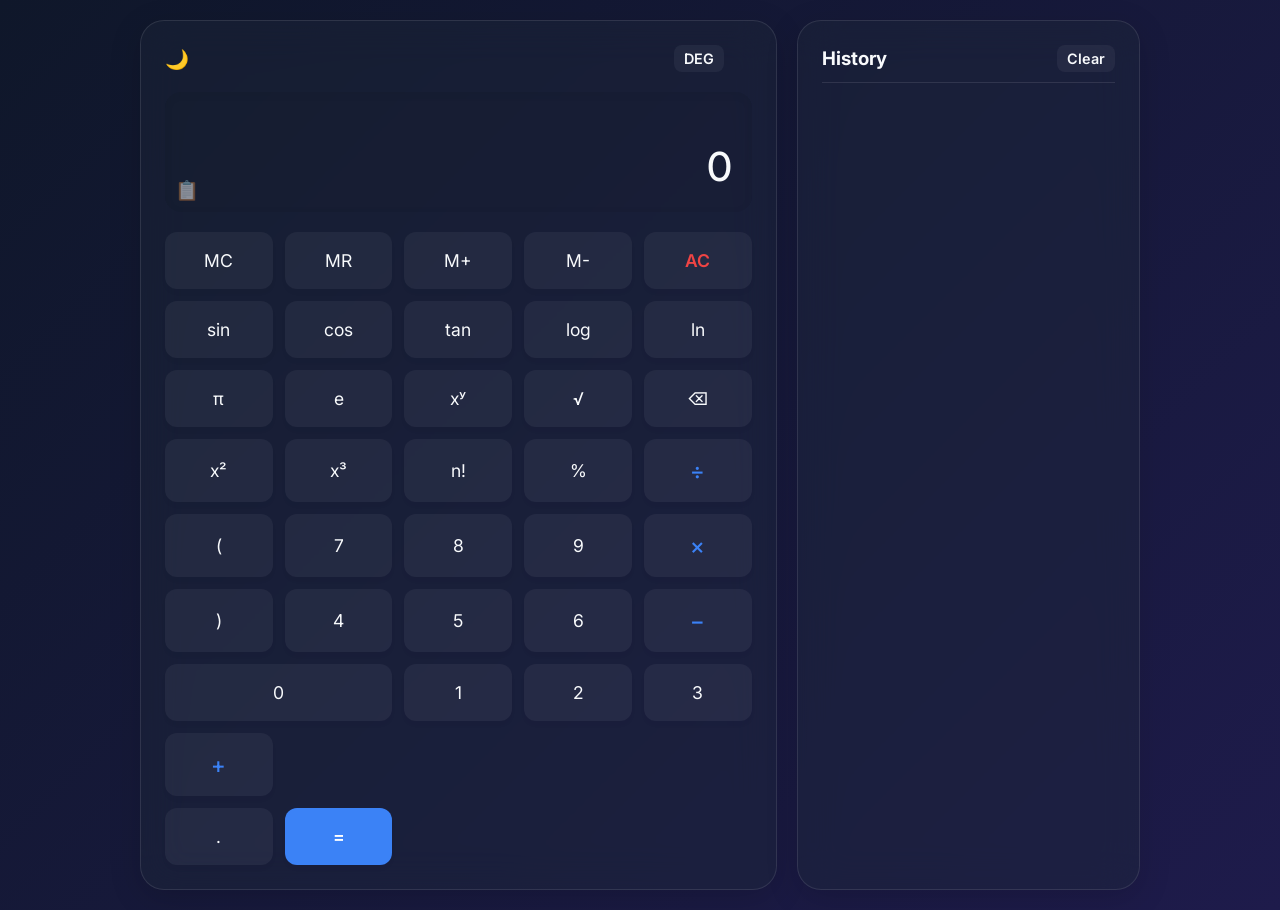
<file: sci-calc/index.html>
<!DOCTYPE html>
<html lang="en" data-theme="dark">
<head>
    <meta charset="UTF-8">
    <meta name="viewport" content="width=device-width, initial-scale=1.0">
    <title>Professional Scientific Calculator</title>
    <link rel="stylesheet" href="style.css">
    <script type="module" src="script.js"></script>
    <!-- Google Fonts for modern typography -->
    <link href="https://fonts.googleapis.com/css2?family=Inter:wght@300;400;500;600&display=swap" rel="stylesheet">
</head>
<body>
    <!-- Main wrapper for the application layout -->
    <main class="app-container">
        
        <!-- Calculator Section -->
        <section class="calculator glass">
            <!-- Top bar containing Theme Toggle and Memory Indicator -->
            <div class="top-bar">
                <button id="theme-toggle" class="icon-btn" aria-label="Toggle Theme">🌙</button>
                <div class="modes">
                    <button id="deg-rad-toggle" class="text-btn">DEG</button>
                    <span id="memory-indicator" class="hidden">M</span>
                </div>
            </div>

            <!-- Display Screen -->
            <div class="display">
                <div class="previous-calc">
                    <span id="history-expr"></span>
                </div>
                <div class="current-calc">
                    <span id="current-expr">0</span>
                </div>
                <button id="copy-btn" class="icon-btn copy-btn" aria-label="Copy Result">📋</button>
            </div>

            <!-- Keypad Grid -->
            <div class="keypad">
                <!-- Row 1: Memory & Utilities -->
                <button class="btn memory" data-action="mc">MC</button>
                <button class="btn memory" data-action="mr">MR</button>
                <button class="btn memory" data-action="m-plus">M+</button>
                <button class="btn memory" data-action="m-minus">M-</button>
                <button class="btn utility clear" data-action="clear">AC</button>
                
                <!-- Row 2: Scientific -->
                <button class="btn sci" data-type="func" data-eval="calcSin(" data-display="sin(">sin</button>
                <button class="btn sci" data-type="func" data-eval="calcCos(" data-display="cos(">cos</button>
                <button class="btn sci" data-type="func" data-eval="calcTan(" data-display="tan(">tan</button>
                <button class="btn sci" data-type="func" data-eval="Math.log10(" data-display="log(">log</button>
                <button class="btn sci" data-type="func" data-eval="Math.log(" data-display="ln(">ln</button>
                
                <!-- Row 3: Scientific -->
                <button class="btn sci" data-type="value" data-eval="Math.PI" data-display="π">π</button>
                <button class="btn sci" data-type="value" data-eval="Math.E" data-display="e">e</button>
                <button class="btn sci" data-type="operator" data-eval="**" data-display="^">xʸ</button>
                <button class="btn sci" data-type="func" data-eval="Math.sqrt(" data-display="√(">√</button>
                <button class="btn utility" data-action="delete" aria-label="Backspace">⌫</button>

                <!-- Row 4: Math Symbols -->
                <button class="btn sci" data-type="operator" data-eval="**2" data-display="²">x²</button>
                <button class="btn sci" data-type="operator" data-eval="**3" data-display="³">x³</button>
                <button class="btn sci" data-type="func" data-eval="calcFact(" data-display="fact(">n!</button>
                <button class="btn sci" data-type="operator" data-eval="/100" data-display="%">%</button>
                <button class="btn operator" data-type="operator" data-eval="/" data-display="÷">÷</button>

                <!-- Row 5: Numbers -->
                <button class="btn sci" data-type="func" data-eval="(" data-display="(">(</button>
                <button class="btn num" data-type="value" data-eval="7" data-display="7">7</button>
                <button class="btn num" data-type="value" data-eval="8" data-display="8">8</button>
                <button class="btn num" data-type="value" data-eval="9" data-display="9">9</button>
                <button class="btn operator" data-type="operator" data-eval="*" data-display="×">×</button>

                <!-- Row 6: Numbers -->
                <button class="btn sci" data-type="func" data-eval=")" data-display=")">)</button>
                <button class="btn num" data-type="value" data-eval="4" data-display="4">4</button>
                <button class="btn num" data-type="value" data-eval="5" data-display="5">5</button>
                <button class="btn num" data-type="value" data-eval="6" data-display="6">6</button>
                <button class="btn operator" data-type="operator" data-eval="-" data-display="-">−</button>

                <!-- Row 7: Numbers -->
                <button class="btn num span-2" data-type="value" data-eval="0" data-display="0">0</button>
                <button class="btn num" data-type="value" data-eval="1" data-display="1">1</button>
                <button class="btn num" data-type="value" data-eval="2" data-display="2">2</button>
                <button class="btn num" data-type="value" data-eval="3" data-display="3">3</button>
                <button class="btn operator" data-type="operator" data-eval="+" data-display="+">+</button>

                <!-- Row 8: Decimals and Equals -->
                <button class="btn num span-4 empty"></button>
                <button class="btn num" data-type="value" data-eval="." data-display=".">.</button>
                <button class="btn equals" data-action="calculate">=</button>
            </div>
        </section>

        <!-- History Sidebar -->
        <aside class="history-panel glass">
            <div class="history-header">
                <h3>History</h3>
                <button id="clear-history" class="text-btn">Clear</button>
            </div>
            <ul id="history-list" class="history-list">
                <!-- History items injected via JS -->
            </ul>
        </aside>

    </main>
    <script src="script.js"></script>
</body>
</html>
</file>
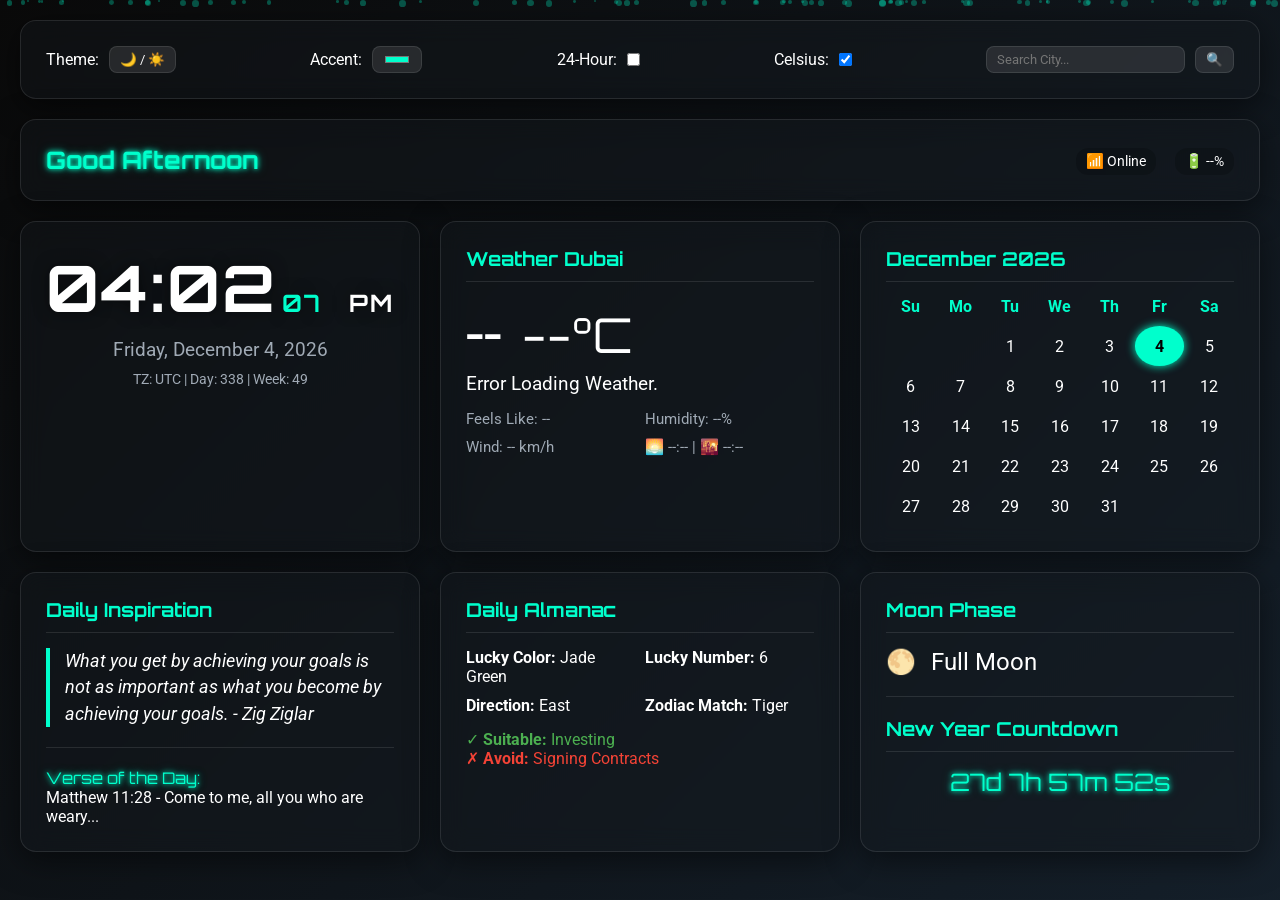
<file: smart-home/index.html>
<!DOCTYPE html>
<html lang="en">
<head>
    <meta charset="UTF-8">
    <meta name="viewport" content="width=device-width, initial-scale=1.0">
    <title>Futuristic Smart Home Dashboard</title>
    <link rel="stylesheet" href="styles.css">
    <script type="module" src="script.js"></script>
    <!-- Using a futuristic font from Google Fonts -->
    <link href="https://fonts.googleapis.com/css2?family=Orbitron:wght@400;500;700&family=Roboto:wght@300;400;500&display=swap" rel="stylesheet">
</head>
<body data-theme="dark">
    <!-- Animated Particles Background -->
    <div id="particles-container" aria-hidden="true"></div>

    <!-- Top Settings Bar -->
    <header class="settings-bar widget glass">
        <div class="setting-group">
            <label for="theme-toggle">Theme:</label>
            <button id="theme-toggle" aria-label="Toggle Dark/Light Mode">🌙 / ☀️</button>
        </div>
        <div class="setting-group">
            <label for="accent-picker">Accent:</label>
            <input type="color" id="accent-picker" value="#00ffcc" aria-label="Choose Accent Color">
        </div>
        <div class="setting-group">
            <label for="time-format">24-Hour:</label>
            <input type="checkbox" id="time-format" aria-label="Toggle 24 Hour Time">
        </div>
        <div class="setting-group">
            <label for="temp-format">Celsius:</label>
            <input type="checkbox" id="temp-format" checked aria-label="Toggle Celsius/Fahrenheit">
        </div>
        <div class="setting-group search-group">
            <input type="text" id="weather-location" placeholder="Search City..." aria-label="Search Weather Location">
            <button id="weather-search-btn" aria-label="Search">🔍</button>
        </div>
    </header>

    <main class="dashboard-grid">
        <!-- Header / Greeting / Status Card -->
        <section class="widget glass header-card fade-in">
            <h1 id="greeting" class="neon-text">Good Morning</h1>
            <div class="status-indicators">
                <span id="network-status" title="Internet Connection">📶 Online</span>
                <span id="battery-status" title="Battery Status">🔋 --%</span>
            </div>
        </section>

        <!-- Time & Date Card -->
        <section class="widget glass time-card fade-in">
            <div class="clock">
                <span id="hours">12</span><span id="colon" class="blink">:</span><span id="minutes">00</span><span id="seconds" class="seconds">00</span>
                <span id="ampm" class="ampm">AM</span>
            </div>
            <div class="date" id="full-date">Monday, January 1, 2026</div>
            <div class="meta-time">
                <span id="timezone-info">TZ: GMT</span> | 
                Day: <span id="day-of-year">1</span> | 
                Week: <span id="week-of-year">1</span>
            </div>
        </section>

        <!-- Weather Card -->
        <section class="widget glass weather-card fade-in">
            <h2 class="widget-title">Weather <span id="current-city">Dubai</span></h2>
            <div class="weather-main">
                <div class="weather-icon" id="weather-icon">--</div>
                <div class="weather-temp"><span id="temp-value">--</span><span id="temp-unit">°C</span></div>
            </div>
            <div class="weather-desc" id="weather-desc">Loading...</div>
            <div class="weather-details">
                <div>Feels Like: <span id="feels-like">--</span></div>
                <div>Humidity: <span id="humidity">--</span>%</div>
                <div>Wind: <span id="wind-speed">--</span> km/h</div>
                <div>🌅 <span id="sunrise">--:--</span> | 🌇 <span id="sunset">--:--</span></div>
            </div>
        </section>

        <!-- Live Calendar Card -->
        <section class="widget glass calendar-card fade-in">
            <div class="calendar-header">
                <h2 id="calendar-month-year" class="widget-title">Month Year</h2>
            </div>
            <table class="calendar-table">
                <thead>
                    <tr>
                        <th>Su</th><th>Mo</th><th>Tu</th><th>We</th><th>Th</th><th>Fr</th><th>Sa</th>
                    </tr>
                </thead>
                <tbody id="calendar-body">
                    <!-- JS Injected Calendar Days -->
                </tbody>
            </table>
        </section>

        <!-- Daily Inspiration Card (Verses & Quotes) -->
        <section class="widget glass inspiration-card fade-in">
            <h2 class="widget-title">Daily Inspiration</h2>
            <blockquote class="quote-box">
                <p id="random-quote">"Loading quote..."</p>
            </blockquote>
            <hr class="divider">
            <div class="bible-verse">
                <p class="neon-text">Verse of the Day:</p>
                <p id="daily-verse">Loading verse...</p>
            </div>
        </section>

        <!-- Chinese Daily Fortune Card -->
        <section class="widget glass fortune-card fade-in">
            <h2 class="widget-title">Daily Almanac</h2>
            <div class="fortune-grid">
                <div><strong>Lucky Color:</strong> <span id="fortune-color">--</span></div>
                <div><strong>Lucky Number:</strong> <span id="fortune-number">--</span></div>
                <div><strong>Direction:</strong> <span id="fortune-direction">--</span></div>
                <div><strong>Zodiac Match:</strong> <span id="fortune-zodiac">--</span></div>
            </div>
            <div class="fortune-activities">
                <p class="favorable">✓ <strong>Suitable:</strong> <span id="fortune-suitable">--</span></p>
                <p class="unfavorable">✗ <strong>Avoid:</strong> <span id="fortune-avoid">--</span></p>
            </div>
        </section>

        <!-- Miscellaneous (Moon & Countdown) -->
        <section class="widget glass misc-card fade-in">
            <div class="moon-phase">
                <h2 class="widget-title">Moon Phase</h2>
                <div class="moon-display">
                    <span id="moon-icon">🌕</span>
                    <span id="moon-name">Full Moon</span>
                </div>
            </div>
            <hr class="divider">
            <div class="countdown">
                <h2 class="widget-title">New Year Countdown</h2>
                <div id="ny-countdown" class="neon-text countdown-timer">
                    -- Days -- Hrs -- Min -- Sec
                </div>
            </div>
        </section>
    </main>

    <script src="script.js"></script>
</body>
</html>
</file>
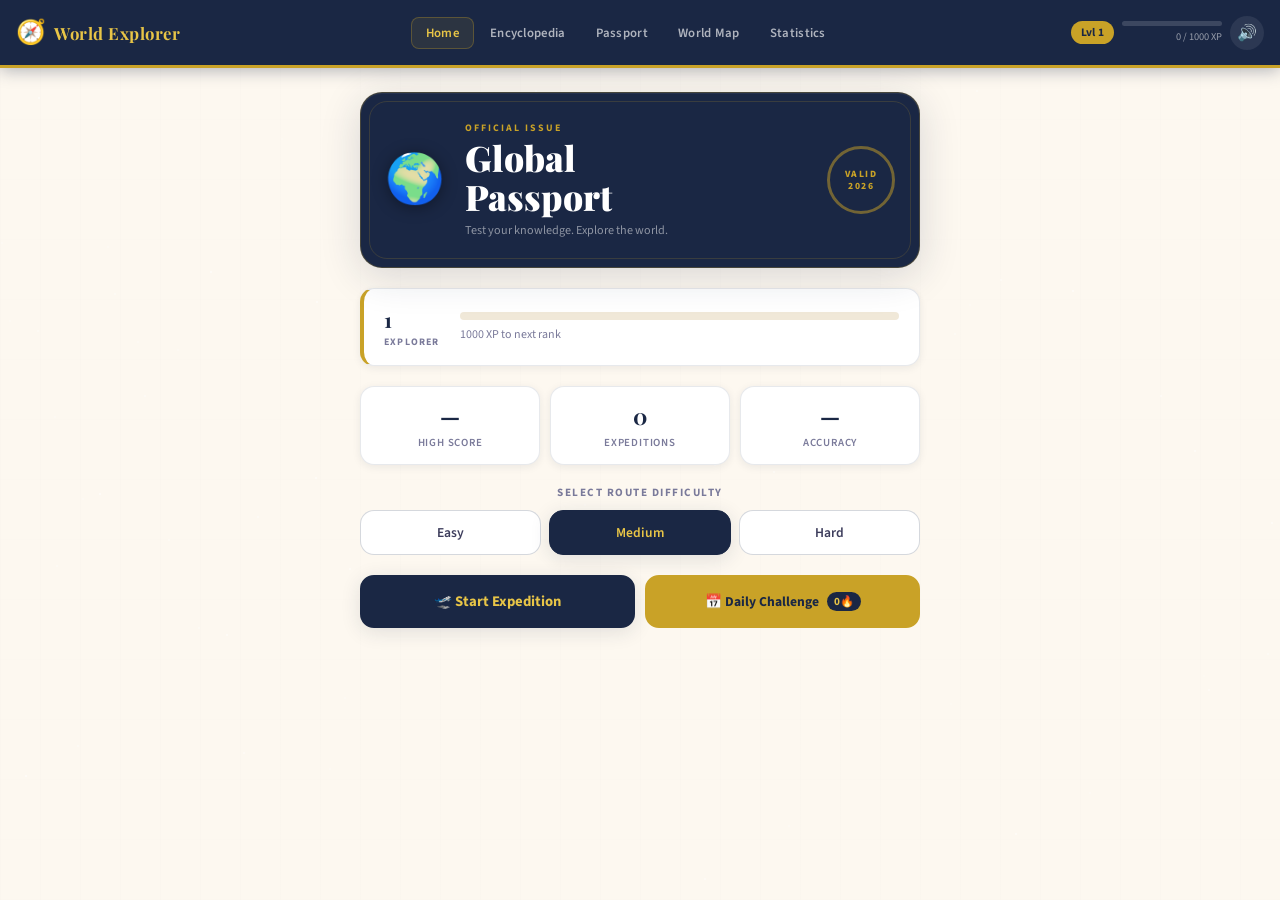
<file: world-explorer/index.html>
<!DOCTYPE html>
<html lang="en">
<head>
  <meta charset="UTF-8">
  <meta name="viewport" content="width=device-width, initial-scale=1.0">
  <title>World Explorer | Geography Quiz</title>
  <link rel="icon" href="data:image/svg+xml,<svg xmlns=%22http://www.w3.org/2000/svg%22 viewBox=%220 0 100 100%22><text y=%22.9em%22 font-size=%2290%22>🌍</text></svg>">
  <link rel="stylesheet" href="style.css">

<!-- 1. Helper / Data files first -->
<script type="module" src="js/data.js"></script>
<script type="module" src="js/storage.js"></script>
<script type="module" src="js/audio.js"></script>
<script type="module" src="js/ui.js"></script>
<script type="module" src="js/app.js"></script>

<!-- 2. Main game engine / initialization LAST -->
<script type="module" src="js/game.js"></script>
  
  <!-- Fonts -->
  <link rel="preconnect" href="https://fonts.googleapis.com">
  <link rel="preconnect" href="https://fonts.gstatic.com" crossorigin>
  <link href="https://fonts.googleapis.com/css2?family=Libre+Baskerville:ital,wght@0,400;0,700;1,400&family=Playfair+Display:wght@400;700;900&family=Source+Sans+3:wght@400;500;600;700&display=swap" rel="stylesheet">
</head>
<body>

  <!-- Top Navigation -->
  <nav class="top-nav" aria-label="Main Navigation">
    <div class="nav-brand">
      <span class="nav-compass">🧭</span>
      <h1 class="nav-title">World Explorer</h1>
    </div>
    <div class="nav-tabs" role="tablist">
      <button class="nav-tab active" data-target="home" role="tab">Home</button>
      <button class="nav-tab" data-target="encyclopedia" role="tab">Encyclopedia</button>
      <button class="nav-tab" data-target="passport" role="tab">Passport</button>
      <button class="nav-tab" data-target="map" role="tab">World Map</button>
      <button class="nav-tab" data-target="stats" role="tab">Statistics</button>
    </div>
    <div class="nav-player">
      <div class="nav-level-chip" id="nav-level">Lvl 1</div>
      <div class="nav-xp-wrap" title="XP Progress">
        <div class="nav-xp-bar"><div class="nav-xp-fill" id="nav-xp-fill" style="width:0%;"></div></div>
        <div class="nav-xp-text" id="nav-xp-text">0 / 1000 XP</div>
      </div>
      <button class="mute-btn" id="mute-btn" aria-label="Toggle Audio">🔊</button>
    </div>
  </nav>

  <!-- XP Notification -->
  <div class="xp-notif" id="xp-notif">+100 XP</div>

  <!-- Background Texture & Stars -->
  <div id="bg-stars"></div>

  <!-- SCREEN: HOME -->
  <main class="screen active" id="screen-home" role="main">
    <div class="home-container">
      
      <div class="passport-cover-card">
        <div class="passport-cover-emblem">🌍</div>
        <div class="passport-cover-text">
          <div class="passport-cover-sub">Official Issue</div>
          <h2 class="passport-cover-title">Global<br>Passport</h2>
          <div class="passport-cover-tagline">Test your knowledge. Explore the world.</div>
        </div>
        <div class="passport-cover-stamp">
          <div class="cover-stamp-inner">VALID<br>2026</div>
        </div>
      </div>

      <div class="home-xp-card">
        <div class="home-xp-level">
          <span class="xp-level-num" id="home-lvl-num">1</span>
          <span class="xp-level-label" id="home-lvl-name">Explorer</span>
        </div>
        <div class="home-xp-bar-section">
          <div class="home-xp-bar"><div class="home-xp-fill" id="home-xp-fill" style="width:0%;"></div></div>
          <div class="home-xp-nums" id="home-xp-text">0 / 1000 XP to next rank</div>
        </div>
      </div>

      <div class="home-stats-row">
        <div class="home-stat-card"><span class="hs-value" id="stat-high-score">—</span><span class="hs-label">High Score</span></div>
        <div class="home-stat-card"><span class="hs-value" id="stat-games-played">0</span><span class="hs-label">Expeditions</span></div>
        <div class="home-stat-card"><span class="hs-value" id="stat-best-accuracy">—</span><span class="hs-label">Accuracy</span></div>
      </div>

      <div class="home-difficulty-section">
        <h3 class="section-heading-sm">Select Route Difficulty</h3>
        <div class="diff-selector" role="group" aria-label="Difficulty Selection">
          <button class="diff-btn" data-diff="easy" aria-pressed="false">Easy</button>
          <button class="diff-btn selected" data-diff="medium" aria-pressed="true">Medium</button>
          <button class="diff-btn" data-diff="hard" aria-pressed="false">Hard</button>
        </div>
      </div>

      <div class="home-actions">
        <button class="cta-btn cta-primary" id="play-btn">🛫 Start Expedition</button>
        <button class="cta-btn cta-daily" id="daily-btn">📅 Daily Challenge <span class="daily-streak" id="daily-streak-badge">0🔥</span></button>
      </div>

    </div>
  </main>

  <!-- SCREEN: QUIZ -->
  <section class="screen" id="screen-quiz" aria-hidden="true">
    <div class="quiz-wrap">
      
      <div class="quiz-topbar">
        <div class="quiz-meta">
          <span class="badge-cat" id="category-badge">Category</span>
          <span class="badge-diff" id="difficulty-badge">Medium</span>
        </div>
        <div class="timer-compass">
          <svg class="timer-svg" viewBox="0 0 60 60">
            <circle class="timer-track" cx="30" cy="30" r="28"></circle>
            <circle class="timer-ring" id="timer-ring" cx="30" cy="30" r="28"></circle>
          </svg>
          <div class="timer-num" id="timer-num">20</div>
        </div>
        <div class="quiz-xp-box">
          <span class="quiz-xp-lbl">Total XP</span>
          <span class="quiz-xp-val" id="score-display">0</span>
        </div>
      </div>

      <div class="flight-progress">
        <span class="fp-plane" id="fp-plane">✈️</span>
        <div class="fp-track"><div class="fp-fill" id="progress-fill" style="width:0%;"></div></div>
        <span class="fp-label" id="progress-label">1 / 10</span>
      </div>

      <div class="question-passport-card" id="question-card" role="region" aria-live="polite">
        <div class="qpc-corner qpc-tl"></div><div class="qpc-corner qpc-tr"></div>
        <div class="qpc-icon" id="question-icon">🗺️</div>
        <h2 class="qpc-text" id="question-text">Loading question...</h2>
      </div>

      <div class="options-grid" id="options-container">
        <button class="opt-btn option-btn" data-idx="0"></button>
        <button class="opt-btn option-btn" data-idx="1"></button>
        <button class="opt-btn option-btn" data-idx="2"></button>
        <button class="opt-btn option-btn" data-idx="3"></button>
      </div>

      <div class="feedback-bar" id="feedback-bar"><span id="feedback-text"></span></div>
      
      <div class="quiz-actions">
        <button class="btn-skip" id="skip-btn">Skip Destination</button>
        <button class="btn-next" id="next-btn" disabled>Continue Journey</button>
      </div>
    </div>
  </section>

  <!-- LEARN MODE OVERLAY -->
  <div class="learn-overlay hidden" id="learn-overlay">
    <div class="learn-card">
      <div class="lc-header">
        <div class="lc-flag" id="learn-flag">🇺🇸</div>
        <div class="lc-header-text">
          <h3 class="lc-country" id="learn-country">United States</h3>
          <div class="lc-continent" id="learn-continent">North America</div>
        </div>
        <div class="lc-stamp" id="learn-stamp"><div class="lc-stamp-inner">STAMPED<br>✓</div></div>
      </div>
      <div class="lc-funfact">
        <div class="lc-funfact-heading">Did You Know?</div>
        <div class="lc-funfact-text" id="learn-fact">Fact goes here.</div>
      </div>
      <div class="lc-facts-grid">
        <div class="lc-fact"><span class="lf-label">Capital</span><span class="lf-val" id="learn-cap">Washington D.C.</span></div>
        <div class="lc-fact"><span class="lf-label">Population</span><span class="lf-val" id="learn-pop">331M</span></div>
        <div class="lc-fact"><span class="lf-label">Currency</span><span class="lf-val" id="learn-cur">US Dollar</span></div>
        <div class="lc-fact"><span class="lf-label">Nat. Animal</span><span class="lf-val" id="learn-ani">Bald Eagle</span></div>
      </div>
      <div class="lc-xp-earned" id="learn-xp-earned">+150 XP Earned!</div>
      <button class="lc-continue-btn" id="learn-continue-btn">Next Destination ➔</button>
    </div>
  </div>

  <!-- SCREEN: ENCYCLOPEDIA -->
  <section class="screen" id="screen-encyclopedia" aria-hidden="true">
    <div class="encyclopedia-wrap">
      <h2 class="page-title">World Encyclopedia</h2>
      <div class="enc-controls">
        <div class="enc-search-wrap">
          <input type="text" class="enc-search" id="enc-search" placeholder="Search countries, capitals, or landmarks...">
        </div>
        <div class="enc-filters" id="enc-filters">
          <button class="enc-filter active" data-filter="all">All</button>
          <button class="enc-filter" data-filter="Africa">Africa</button>
          <button class="enc-filter" data-filter="Asia">Asia</button>
          <button class="enc-filter" data-filter="Europe">Europe</button>
          <button class="enc-filter" data-filter="North America">North America</button>
          <button class="enc-filter" data-filter="South America">South America</button>
          <button class="enc-filter" data-filter="Oceania">Oceania</button>
        </div>
      </div>
      <div class="enc-grid" id="enc-grid">
        <!-- Generated by JS -->
      </div>
    </div>
  </section>

  <!-- SCREEN: PASSPORT -->
  <section class="screen" id="screen-passport" aria-hidden="true">
    <div class="passport-page-wrap">
      <div class="passport-header">
        <h2 class="passport-title">Travel Passport</h2>
        <div class="passport-sub">Collect stamps by correctly answering questions about countries.</div>
        <div class="passport-progress-wrap">
          <div class="passport-progress-bar"><div class="passport-progress-fill" id="passport-fill" style="width:0%;"></div></div>
          <div class="passport-pct" id="passport-pct">0% Complete</div>
        </div>
      </div>
      <div class="stamps-grid" id="stamps-grid">
        <!-- Generated by JS -->
      </div>
    </div>
  </section>

  <!-- SCREEN: MAP (Simplified Grid Visualization for compatibility without external massive SVGs) -->
  <section class="screen" id="screen-map" aria-hidden="true">
    <div class="map-wrap">
      <h2 class="page-title">World Map</h2>
      <div class="map-sub">Countries you have explored are highlighted in gold.</div>
      <div class="map-legend">
        <div class="ml-item"><span class="ml-dot ml-dot-mastered"></span> Explored</div>
        <div class="ml-item"><span class="ml-dot ml-dot-visited"></span> Unexplored</div>
      </div>
      <div class="map-container" id="map-container">
        <!-- Interactive visual generated by JS -->
      </div>
    </div>
  </section>

  <!-- SCREEN: STATISTICS -->
  <section class="screen" id="screen-stats" aria-hidden="true">
    <div class="stats-wrap">
      <h2 class="page-title">Explorer Statistics</h2>
      <div class="stats-grid-full" id="full-stats-grid">
        <!-- Generated by JS -->
      </div>
      <h3 class="section-heading-sm" style="margin-top: 30px;">Achievements</h3>
      <div class="achievements-row" id="badges-grid-full"></div>
    </div>
  </section>

  <!-- SCREEN: RESULTS -->
  <section class="screen" id="screen-results" aria-hidden="true">
    <div class="results-wrap">
      <div class="results-hero">
        <span class="rh-emoji" id="result-emoji">🏆</span>
        <h2 class="rh-title" id="result-title">Expedition Complete!</h2>
        <p class="rh-sub" id="result-sub">Great job exploring!</p>
      </div>
      
      <div class="results-xp-card">
        <div class="rxc-xp" id="final-score">0</div>
        <div class="rxc-label">Total XP Earned</div>
        <div class="rxc-new-high" id="new-high-badge" style="display:none;">New Personal Best!</div>
      </div>

      <div class="results-stats-grid">
        <div class="rs-box"><span class="rs-num" id="res-accuracy">0%</span><span class="rs-lbl">Accuracy</span></div>
        <div class="rs-box"><span class="rs-num" id="res-time">0s</span><span class="rs-lbl">Time Spent</span></div>
        <div class="rs-box"><span class="rs-num" id="res-fast">0</span><span class="rs-lbl">Speed Bonuses</span></div>
        <div class="rs-box"><span class="rs-num" id="res-streak">0</span><span class="rs-lbl">Max Streak</span></div>
      </div>

      <div class="results-achievements-section" id="res-achievements-sec">
        <h3 class="section-heading-sm">Newly Unlocked Badges</h3>
        <div class="achievements-row" id="badges-grid-results"></div>
      </div>

      <div class="results-review-section" id="review-section">
        <h3 class="section-heading-sm">Expedition Log (Review)</h3>
        <div id="review-list" class="review-list"></div>
      </div>

      <div class="results-actions">
        <button class="cta-btn cta-primary" id="restart-btn">🔄 Play Again</button>
        <button class="cta-btn cta-ghost" id="home-btn">🏠 Return Home</button>
      </div>
    </div>
  </section>

  <canvas id="confetti-canvas"></canvas>
  <script type="module" src="js/app.js"></script>
</body>
</html>
</file>
<file: sci-calc/style.css>
/* --- Base Reset & Typography --- */
* {
    margin: 0;
    padding: 0;
    box-sizing: border-box;
    font-family: 'Inter', sans-serif;
}

/* --- Theme Variables (Dark & Light Mode) --- */
:root[data-theme="dark"] {
    --bg-gradient: linear-gradient(135deg, #0f172a 0%, #1e1b4b 100%);
    --glass-bg: rgba(30, 41, 59, 0.4);
    --glass-border: rgba(255, 255, 255, 0.1);
    --text-primary: #f8fafc;
    --text-secondary: #94a3b8;
    --btn-bg: rgba(255, 255, 255, 0.05);
    --btn-hover: rgba(255, 255, 255, 0.1);
    --btn-active: rgba(255, 255, 255, 0.15);
    --accent: #3b82f6;
    --accent-hover: #2563eb;
    --danger: #ef4444;
}

:root[data-theme="light"] {
    --bg-gradient: linear-gradient(135deg, #e2e8f0 0%, #cbd5e1 100%);
    --glass-bg: rgba(255, 255, 255, 0.5);
    --glass-border: rgba(255, 255, 255, 0.5);
    --text-primary: #0f172a;
    --text-secondary: #475569;
    --btn-bg: rgba(0, 0, 0, 0.03);
    --btn-hover: rgba(0, 0, 0, 0.08);
    --btn-active: rgba(0, 0, 0, 0.12);
    --accent: #3b82f6;
    --accent-hover: #2563eb;
    --danger: #ef4444;
}

/* --- Layout --- */
body {
    background: var(--bg-gradient);
    color: var(--text-primary);
    min-height: 100vh;
    display: flex;
    justify-content: center;
    align-items: center;
    padding: 20px;
    transition: background 0.5s ease;
}

.app-container {
    display: flex;
    gap: 20px;
    max-width: 1000px;
    width: 100%;
}

/* --- Glassmorphism Core Style --- */
.glass {
    background: var(--glass-bg);
    backdrop-filter: blur(20px);
    -webkit-backdrop-filter: blur(20px);
    border: 1px solid var(--glass-border);
    border-radius: 24px;
    box-shadow: 0 8px 32px 0 rgba(0, 0, 0, 0.15);
}

/* --- Calculator Structure --- */
.calculator {
    flex: 2;
    padding: 24px;
    display: flex;
    flex-direction: column;
    gap: 20px;
}

.top-bar {
    display: flex;
    justify-content: space-between;
    align-items: center;
}

.modes {
    display: flex;
    align-items: center;
    gap: 15px;
}

.hidden {
    opacity: 0;
    visibility: hidden;
}

#memory-indicator {
    font-size: 0.85rem;
    font-weight: 600;
    color: var(--accent);
    transition: opacity 0.3s;
}

/* --- Display Screen --- */
.display {
    text-align: right;
    padding: 20px;
    border-radius: 16px;
    background: rgba(0, 0, 0, 0.03);
    position: relative;
    min-height: 120px;
    display: flex;
    flex-direction: column;
    justify-content: center;
    box-shadow: inset 0 2px 10px rgba(0,0,0,0.05);
}

.previous-calc {
    font-size: 1rem;
    color: var(--text-secondary);
    min-height: 1.5rem;
    margin-bottom: 5px;
    word-break: break-all;
}

.current-calc {
    font-size: 2.5rem;
    font-weight: 500;
    word-break: break-all;
    overflow: hidden;
}

.copy-btn {
    position: absolute;
    bottom: 10px;
    left: 10px;
    font-size: 1.2rem;
    opacity: 0.5;
}

.copy-btn:hover {
    opacity: 1;
}

/* --- Keypad Grid --- */
.keypad {
    display: grid;
    grid-template-columns: repeat(5, 1fr);
    gap: 12px;
}

/* --- Buttons --- */
.btn {
    border: none;
    background: var(--btn-bg);
    color: var(--text-primary);
    font-size: 1.1rem;
    padding: 18px 0;
    border-radius: 12px;
    cursor: pointer;
    transition: all 0.2s cubic-bezier(0.4, 0, 0.2, 1);
    box-shadow: 0 4px 6px rgba(0,0,0,0.02);
}

.btn:hover {
    background: var(--btn-hover);
    transform: translateY(-2px);
}

.btn:active {
    background: var(--btn-active);
    transform: translateY(2px) scale(0.95); /* Press animation */
}

/* Specific Button Types */
.btn.operator { color: var(--accent); font-size: 1.4rem; font-weight: 500; }
.btn.clear { color: var(--danger); font-weight: 600; }
.btn.equals { background: var(--accent); color: #fff; font-weight: 600; }
.btn.equals:hover { background: var(--accent-hover); }
.btn.span-2 { grid-column: span 2; }
.btn.span-4 { grid-column: span 4; pointer-events: none; background: transparent; box-shadow: none; }

.icon-btn, .text-btn {
    background: none;
    border: none;
    color: var(--text-primary);
    cursor: pointer;
    font-size: 1.2rem;
    transition: transform 0.2s;
}

.text-btn {
    font-size: 0.9rem;
    font-weight: 600;
    background: var(--btn-bg);
    padding: 5px 10px;
    border-radius: 8px;
}

/* --- History Panel --- */
.history-panel {
    flex: 1;
    min-width: 280px;
    padding: 24px;
    display: flex;
    flex-direction: column;
}

.history-header {
    display: flex;
    justify-content: space-between;
    align-items: center;
    margin-bottom: 20px;
    border-bottom: 1px solid var(--glass-border);
    padding-bottom: 10px;
}

.history-list {
    list-style: none;
    overflow-y: auto;
    flex-grow: 1;
    max-height: 500px;
    display: flex;
    flex-direction: column;
    gap: 15px;
}

.history-list li {
    text-align: right;
    padding: 10px;
    border-radius: 10px;
    background: var(--btn-bg);
    cursor: pointer;
    transition: background 0.2s;
}

.history-list li:hover {
    background: var(--btn-hover);
}

.hist-expr {
    font-size: 0.9rem;
    color: var(--text-secondary);
    margin-bottom: 5px;
}

.hist-res {
    font-size: 1.2rem;
    font-weight: 500;
}

/* --- Responsive Design --- */
@media (max-width: 850px) {
    .app-container {
        flex-direction: column;
    }
    .history-panel {
        min-height: 250px;
    }
}

@media (max-width: 480px) {
    .keypad {
        gap: 8px;
    }
    .btn {
        padding: 14px 0;
        font-size: 1rem;
    }
    .current-calc {
        font-size: 2rem;
    }
}
</file>
<file: smart-home/styles.css>
/* Core Variables & Theming */
:root {
    --accent: #00ffcc;
    --font-primary: 'Roboto', sans-serif;
    --font-display: 'Orbitron', sans-serif;
    --transition-speed: 0.4s;
}

[data-theme="dark"] {
    --bg-gradient: linear-gradient(135deg, #0a0a0a, #1a2a3a, #0f2027);
    --glass-bg: rgba(20, 25, 30, 0.4);
    --glass-border: rgba(255, 255, 255, 0.1);
    --text-main: #ffffff;
    --text-muted: #a0aab5;
    --shadow: rgba(0, 0, 0, 0.5);
}

[data-theme="light"] {
    --bg-gradient: linear-gradient(135deg, #e0eafc, #cfdef3, #f5f7fa);
    --glass-bg: rgba(255, 255, 255, 0.5);
    --glass-border: rgba(0, 0, 0, 0.1);
    --text-main: #1a1a1a;
    --text-muted: #555555;
    --shadow: rgba(0, 0, 0, 0.1);
}

/* Base Styles */
* {
    box-sizing: border-box;
    margin: 0;
    padding: 0;
}

body {
    font-family: var(--font-primary);
    background: var(--bg-gradient);
    background-size: 300% 300%;
    color: var(--text-main);
    min-height: 100vh;
    padding: 20px;
    animation: gradientShift 15s ease infinite;
    overflow-x: hidden;
    position: relative;
    transition: background var(--transition-speed), color var(--transition-speed);
}

/* Background Animations */
@keyframes gradientShift {
    0% { background-position: 0% 50%; }
    50% { background-position: 100% 50%; }
    100% { background-position: 0% 50%; }
}

#particles-container {
    position: fixed;
    top: 0; left: 0; width: 100%; height: 100%;
    pointer-events: none;
    z-index: -1;
}

.particle {
    position: absolute;
    background: var(--accent);
    border-radius: 50%;
    opacity: 0.3;
    animation: floatUp linear infinite;
}

@keyframes floatUp {
    0% { transform: translateY(100vh) scale(0); opacity: 0; }
    50% { opacity: 0.5; }
    100% { transform: translateY(-10vh) scale(1); opacity: 0; }
}

/* Glassmorphism Classes */
.glass {
    background: var(--glass-bg);
    backdrop-filter: blur(12px);
    -webkit-backdrop-filter: blur(12px);
    border: 1px solid var(--glass-border);
    border-radius: 16px;
    box-shadow: 0 8px 32px 0 var(--shadow);
}

/* Settings Bar */
.settings-bar {
    display: flex;
    flex-wrap: wrap;
    gap: 15px;
    padding: 15px 25px;
    margin-bottom: 20px;
    align-items: center;
    justify-content: space-between;
}

.setting-group {
    display: flex;
    align-items: center;
    gap: 10px;
}

button, input[type="text"], input[type="color"] {
    background: rgba(255, 255, 255, 0.1);
    border: 1px solid var(--glass-border);
    color: var(--text-main);
    padding: 5px 10px;
    border-radius: 8px;
    font-family: inherit;
    cursor: pointer;
    transition: all 0.3s ease;
}

button:hover {
    background: var(--accent);
    color: #000;
    box-shadow: 0 0 10px var(--accent);
}

/* Dashboard Layout Grid */
.dashboard-grid {
    display: grid;
    grid-template-columns: repeat(auto-fit, minmax(320px, 1fr));
    gap: 20px;
    max-width: 1400px;
    margin: 0 auto;
}

.widget {
    padding: 25px;
    transition: transform var(--transition-speed), box-shadow var(--transition-speed);
}

.widget:hover {
    transform: translateY(-5px);
    box-shadow: 0 10px 40px 0 rgba(0,0,0,0.4), 0 0 15px var(--glass-border);
}

.widget-title {
    font-family: var(--font-display);
    font-size: 1.2rem;
    margin-bottom: 15px;
    border-bottom: 1px solid var(--glass-border);
    padding-bottom: 10px;
    color: var(--accent);
}

/* Typography & Neons */
.neon-text {
    color: var(--accent);
    text-shadow: 0 0 5px var(--accent), 0 0 10px rgba(0,255,204,0.5);
    font-family: var(--font-display);
}

.divider {
    border: 0;
    height: 1px;
    background: var(--glass-border);
    margin: 20px 0;
}

/* Clock & Date */
.time-card {
    text-align: center;
}

.clock {
    font-family: var(--font-display);
    font-size: 4rem;
    font-weight: 700;
    letter-spacing: 2px;
    margin-bottom: 10px;
    color: var(--text-main);
    text-shadow: 0 0 15px var(--shadow);
}

.blink {
    animation: blinker 1s linear infinite;
}

@keyframes blinker {
    50% { opacity: 0; }
}

.seconds {
    font-size: 1.5rem;
    color: var(--accent);
    margin-left: 5px;
}

.ampm {
    font-size: 1.5rem;
    margin-left: 5px;
}

.date {
    font-size: 1.2rem;
    color: var(--text-muted);
    margin-bottom: 10px;
}

.meta-time {
    font-size: 0.9rem;
    color: var(--text-muted);
}

/* Header Status */
.header-card {
    grid-column: 1 / -1;
    display: flex;
    justify-content: space-between;
    align-items: center;
}

.status-indicators span {
    margin-left: 15px;
    font-size: 0.9rem;
    background: rgba(0,0,0,0.2);
    padding: 5px 10px;
    border-radius: 12px;
}

/* Weather */
.weather-main {
    display: flex;
    align-items: center;
    gap: 20px;
}

.weather-icon {
    font-size: 4rem;
}

.weather-temp {
    font-size: 3rem;
    font-family: var(--font-display);
}

.weather-desc {
    font-size: 1.2rem;
    margin-bottom: 15px;
    text-transform: capitalize;
}

.weather-details {
    display: grid;
    grid-template-columns: 1fr 1fr;
    gap: 10px;
    font-size: 0.95rem;
    color: var(--text-muted);
}

/* Calendar */
.calendar-table {
    width: 100%;
    text-align: center;
    border-collapse: collapse;
}

.calendar-table th {
    color: var(--accent);
    padding-bottom: 10px;
}

.calendar-table td {
    padding: 8px;
    border-radius: 50%;
    width: 40px;
    height: 40px;
    transition: background 0.2s;
}

.calendar-table td:hover:not(:empty) {
    background: rgba(255,255,255,0.2);
    cursor: pointer;
}

.calendar-table td.today {
    background: var(--accent);
    color: #000;
    font-weight: bold;
    box-shadow: 0 0 10px var(--accent);
}

/* Inspiration & Almanac */
.quote-box {
    font-style: italic;
    font-size: 1.1rem;
    line-height: 1.5;
    border-left: 4px solid var(--accent);
    padding-left: 15px;
    margin-bottom: 10px;
}

.fortune-grid {
    display: grid;
    grid-template-columns: 1fr 1fr;
    gap: 10px;
    margin-bottom: 15px;
}

.favorable { color: #4caf50; }
.unfavorable { color: #f44336; }

/* Moon & Countdown */
.moon-display {
    display: flex;
    align-items: center;
    gap: 15px;
    font-size: 1.5rem;
}

.countdown-timer {
    font-size: 1.5rem;
    text-align: center;
    margin-top: 10px;
}

/* Animations */
.fade-in {
    opacity: 0;
    animation: fadeIn 1s forwards;
}

@keyframes fadeIn {
    to { opacity: 1; }
}

/* Responsive */
@media (max-width: 768px) {
    .header-card { flex-direction: column; text-align: center; gap: 15px; }
    .clock { font-size: 3rem; }
    .settings-bar { justify-content: center; }
}
</file>
<file: world-explorer/style.css>
@import url('https://fonts.googleapis.com/css2?family=Libre+Baskerville:ital,wght@0,400;0,700;1,400&family=Playfair+Display:wght@400;700;900&family=Source+Sans+3:wght@400;500;600;700&display=swap');

/* Include ALL CSS variables and base styles from your provided snippet [source: 2] */
:root {
  --cream:        #fdf8f0; --cream-dark:   #f0e8d8; --cream-mid:    #f7f0e4;
  --navy:         #1a2744; --navy-light:   #2d3e6a; --navy-mid:     #3d5080;
  --green-dark:   #1d4a2f; --green-mid:    #2d6a45;
  --gold:         #c9a227; --gold-light:   #e8c547; --gold-pale:    #f5e9c0;
  --gold-bg:      rgba(201,162,39,0.10);
  --stamp-red:    #8b2020; --correct:      #276e40; --correct-bg:   rgba(39,110,64,0.12);
  --wrong:        #8b2020; --wrong-bg:     rgba(139,32,32,0.12);
  --text-dark:    #1a1a2e; --text-mid:     #3d3d5c; --text-muted:   #7a7a9a;
  --border-light: rgba(26,39,68,0.10); --border-mid:   rgba(26,39,68,0.18);
  --border-gold:  rgba(201,162,39,0.40);
  --shadow-sm:    0 2px 8px  rgba(26,39,68,0.08); --shadow-md:    0 4px 20px rgba(26,39,68,0.12); --shadow-lg:    0 8px 40px rgba(26,39,68,0.16);
  --font-serif:   'Playfair Display', Georgia, serif;
  --font-bask:    'Libre Baskerville', Georgia, serif;
  --font-body:    'Source Sans 3', system-ui, sans-serif;
  --transition:   0.28s cubic-bezier(0.4, 0, 0.2, 1);
  --radius-sm:    8px; --radius-md:    14px; --radius-lg:    22px; --radius-pill:  999px;
}

*, *::before, *::after { box-sizing: border-box; margin: 0; padding: 0; }
html { scroll-behavior: smooth; font-size: 16px; }
body { font-family: var(--font-body); background-color: var(--cream); color: var(--text-dark); min-height: 100dvh; overflow-x: hidden; -webkit-font-smoothing: antialiased; padding-top: 68px; }
button { cursor: pointer; font-family: var(--font-body); border: none; background: none; }
input  { font-family: var(--font-body); }
img    { display: block; max-width: 100%; }
a      { color: var(--navy); }
button:focus-visible, input:focus-visible { outline: 3px solid var(--gold); outline-offset: 3px; border-radius: 4px; }

/* Paper Texture */
body::before { content: ''; position: fixed; inset: 0; pointer-events: none; z-index: 0; background-image: repeating-linear-gradient(90deg, rgba(26,39,68,0.015) 0px, transparent 1px, transparent 40px), repeating-linear-gradient(0deg, rgba(26,39,68,0.010) 0px, transparent 1px, transparent 60px); }

/* Navigation */
.top-nav { position: fixed; top: 0; left: 0; right: 0; z-index: 100; height: 68px; background: var(--navy); border-bottom: 3px solid var(--gold); display: flex; align-items: center; padding: 0 16px; gap: 12px; box-shadow: 0 2px 16px rgba(26,39,68,0.35); }
.nav-brand { display: flex; align-items: center; gap: 8px; flex-shrink: 0; }
.nav-compass { font-size: 1.5rem; }
.nav-title { font-family: var(--font-serif); font-size: 1.05rem; font-weight: 700; color: var(--gold-light); letter-spacing: 0.5px; white-space: nowrap; }
.nav-tabs { display: flex; gap: 2px; flex: 1; justify-content: center; overflow-x: auto; scrollbar-width: none; }
.nav-tabs::-webkit-scrollbar { display: none; }
.nav-tab { padding: 6px 14px; border-radius: var(--radius-sm); font-size: 0.8rem; font-weight: 600; color: rgba(255,255,255,0.65); transition: all var(--transition); white-space: nowrap; letter-spacing: 0.3px; }
.nav-tab:hover { color: white; background: rgba(255,255,255,0.08); }
.nav-tab.active { background: var(--gold-bg); color: var(--gold-light); border: 1px solid rgba(201,162,39,0.30); }
.nav-player { display: flex; align-items: center; gap: 8px; flex-shrink: 0; }
.nav-level-chip { padding: 3px 10px; background: var(--gold); color: var(--navy); border-radius: var(--radius-pill); font-size: 0.72rem; font-weight: 700; white-space: nowrap; letter-spacing: 0.3px; }
.nav-xp-wrap { display: flex; flex-direction: column; gap: 3px; min-width: 100px; }
.nav-xp-bar { height: 5px; background: rgba(255,255,255,0.15); border-radius: var(--radius-pill); overflow: hidden; }
.nav-xp-fill { height: 100%; background: linear-gradient(90deg, var(--gold), var(--gold-light)); border-radius: var(--radius-pill); transition: width 0.6s ease; }
.nav-xp-text { font-size: 0.65rem; color: rgba(255,255,255,0.55); text-align: right; }
.mute-btn { width: 34px; height: 34px; border-radius: 50%; background: rgba(255,255,255,0.08); font-size: 1rem; display: flex; align-items: center; justify-content: center; transition: all var(--transition); }
.mute-btn:hover { background: rgba(255,255,255,0.16); }

/* Screen System */
.screen { position: fixed; inset: 68px 0 0 0; z-index: 10; overflow-y: auto; padding: 24px 16px 60px; display: flex; align-items: flex-start; justify-content: center; opacity: 0; transform: translateY(24px); pointer-events: none; transition: opacity 0.4s var(--transition), transform 0.4s var(--transition); }
.screen.active { opacity: 1; transform: none; pointer-events: auto; }
.screen.exit { opacity: 0; transform: translateY(-16px); }

/* Shared Utilities */
.section-heading-sm { font-size: 0.7rem; font-weight: 700; color: var(--text-muted); letter-spacing: 1.5px; text-transform: uppercase; margin-bottom: 10px; text-align: center; }

/* Home Screen Widgets */
.home-container { width: 100%; max-width: 560px; display: flex; flex-direction: column; gap: 20px; align-items: center; }
.passport-cover-card { width: 100%; background: var(--navy); border-radius: var(--radius-lg); padding: 28px 24px; display: flex; align-items: center; gap: 20px; box-shadow: var(--shadow-lg), inset 0 1px 0 rgba(255,255,255,0.05); border: 1px solid rgba(201,162,39,0.25); position: relative; overflow: hidden; }
.passport-cover-card::before { content: ''; position: absolute; inset: 8px; border: 1px solid rgba(201,162,39,0.18); border-radius: calc(var(--radius-lg) - 4px); pointer-events: none; }
.passport-cover-emblem { font-size: 3rem; flex-shrink: 0; filter: drop-shadow(0 2px 8px rgba(0,0,0,0.4)); }
.passport-cover-text { flex: 1; }
.passport-cover-sub { font-size: 0.62rem; font-weight: 700; color: var(--gold); letter-spacing: 2px; text-transform: uppercase; margin-bottom: 4px; }
.passport-cover-title { font-family: var(--font-serif); font-size: clamp(1.6rem, 5vw, 2.2rem); font-weight: 900; color: white; line-height: 1.1; }
.passport-cover-tagline { font-size: 0.76rem; color: rgba(255,255,255,0.5); margin-top: 6px; }
.passport-cover-stamp { flex-shrink: 0; width: 68px; height: 68px; border: 3px solid rgba(201,162,39,0.5); border-radius: 50%; display: flex; align-items: center; justify-content: center; animation: cover-stamp-rotate 30s linear infinite; }
.cover-stamp-inner { text-align: center; font-size: 0.6rem; font-weight: 800; color: var(--gold); letter-spacing: 1.5px; text-transform: uppercase; line-height: 1.3; }
@keyframes cover-stamp-rotate { to { transform: rotate(360deg); } }

/* XP Card */
.home-xp-card { width: 100%; background: white; border: 1px solid var(--border-light); border-left: 4px solid var(--gold); border-radius: var(--radius-md); padding: 16px 20px; display: flex; align-items: center; gap: 20px; box-shadow: var(--shadow-sm); }
.home-xp-level { display: flex; flex-direction: column; gap: 2px; flex-shrink: 0; }
.xp-level-num { font-family: var(--font-serif); font-size: 1.3rem; font-weight: 700; color: var(--navy); }
.xp-level-label { font-size: 0.62rem; font-weight: 700; color: var(--text-muted); letter-spacing: 1.2px; text-transform: uppercase; }
.home-xp-bar-section { flex: 1; }
.home-xp-bar { height: 8px; background: var(--cream-dark); border-radius: var(--radius-pill); overflow: hidden; margin-bottom: 6px; }
.home-xp-fill { height: 100%; background: linear-gradient(90deg, var(--gold), var(--gold-light)); border-radius: var(--radius-pill); transition: width 0.8s cubic-bezier(0.4,0,0.2,1); }
.home-xp-nums { font-size: 0.75rem; color: var(--text-muted); }

/* Home Stats Grid */
.home-stats-row { width: 100%; display: grid; grid-template-columns: 1fr 1fr 1fr; gap: 10px; }
.home-stat-card { background: white; border: 1px solid var(--border-light); border-radius: var(--radius-md); padding: 14px 10px; text-align: center; display: flex; flex-direction: column; gap: 4px; box-shadow: var(--shadow-sm); transition: transform var(--transition); }
.home-stat-card:hover { transform: translateY(-2px); }
.hs-value { font-family: var(--font-serif); font-size: 1.4rem; font-weight: 700; color: var(--navy); }
.hs-label { font-size: 0.68rem; font-weight: 600; color: var(--text-muted); text-transform: uppercase; letter-spacing: 0.8px; }

/* Difficulty & CTA */
.home-difficulty-section { width: 100%; }
.diff-selector { display: grid; grid-template-columns: 1fr 1fr 1fr; gap: 8px; }
.diff-btn { padding: 12px 8px; background: white; border: 1.5px solid var(--border-mid); border-radius: var(--radius-md); font-size: 0.85rem; font-weight: 600; color: var(--text-mid); transition: all var(--transition); }
.diff-btn:hover { border-color: var(--navy-light); color: var(--navy); transform: translateY(-1px); }
.diff-btn.selected { background: var(--navy); border-color: var(--navy); color: var(--gold-light); box-shadow: var(--shadow-md); }
.home-actions { width: 100%; display: flex; gap: 10px; }
.cta-btn { flex: 1; padding: 14px 20px; border-radius: var(--radius-md); font-size: 0.92rem; font-weight: 700; display: flex; align-items: center; justify-content: center; gap: 8px; transition: all var(--transition); }
.cta-primary { background: var(--navy); color: var(--gold-light); border: 2px solid var(--navy); box-shadow: var(--shadow-md); }
.cta-primary:hover { background: var(--navy-light); transform: translateY(-2px); }
.cta-ghost { background: white; color: var(--navy); border: 2px solid var(--border-mid); }
.cta-ghost:hover { border-color: var(--navy); }
.cta-daily { background: var(--gold); color: var(--navy); border: 2px solid var(--gold); font-size: 0.85rem; }
.cta-daily:hover:not(:disabled) { background: var(--gold-light); transform: translateY(-2px); }
.cta-daily:disabled { opacity: 0.5; cursor: not-allowed; }
.daily-streak { font-size: 0.7rem; background: var(--navy); color: var(--gold-light); padding: 2px 7px; border-radius: var(--radius-pill); }

/* Quiz Styles */
.quiz-wrap { width: 100%; max-width: 600px; display: flex; flex-direction: column; gap: 14px; }
.quiz-topbar { display: flex; align-items: center; justify-content: space-between; gap: 10px; }
.quiz-meta { display: flex; gap: 7px; align-items: center; flex-wrap: wrap; }
.badge-cat, .badge-diff { padding: 4px 10px; border-radius: var(--radius-pill); font-size: 0.7rem; font-weight: 700; text-transform: uppercase; letter-spacing: 0.4px; }
.badge-cat { background: var(--navy); color: var(--gold-light); }
.badge-diff { background: var(--gold-pale); color: var(--navy); border: 1px solid var(--border-gold); }

/* Timer SVG Ring */
.timer-compass { position: relative; width: 60px; height: 60px; flex-shrink: 0; }
.timer-svg { width: 60px; height: 60px; transform: rotate(-90deg); }
.timer-track { fill: none; stroke: var(--cream-dark); stroke-width: 4; }
.timer-ring { fill: none; stroke: var(--navy); stroke-width: 4; stroke-linecap: round; stroke-dasharray: 175.9; stroke-dashoffset: 0; transition: stroke-dashoffset 1s linear, stroke 0.5s; }
.timer-ring.warn { stroke: var(--gold); }
.timer-ring.danger { stroke: var(--stamp-red); }
.timer-num { position: absolute; inset: 0; display: flex; align-items: center; justify-content: center; font-family: var(--font-bask); font-size: 1rem; font-weight: 700; color: var(--text-dark); }
.quiz-xp-box { display: flex; flex-direction: column; align-items: flex-end; gap: 1px; }
.quiz-xp-lbl { font-size: 0.65rem; font-weight: 700; letter-spacing: 1px; color: var(--text-muted); text-transform: uppercase; }
.quiz-xp-val { font-family: var(--font-serif); font-size: 1.4rem; font-weight: 800; color: var(--navy); transition: transform 0.2s ease; }
.quiz-xp-val.bump { animation: xp-bump 0.4s ease; }
@keyframes xp-bump { 0% { transform: scale(1); color: var(--text-dark); } 50% { transform: scale(1.4); color: var(--correct); } 100% { transform: scale(1); } }

/* Flight Progress */
.flight-progress { display: flex; align-items: center; gap: 10px; position: relative; }
.fp-plane { font-size: 1.1rem; transition: left 0.5s ease; flex-shrink: 0; animation: plane-bob 2s ease-in-out infinite; }
@keyframes plane-bob { 0%,100% { transform: translateY(0); } 50% { transform: translateY(-2px); } }
.fp-track { flex: 1; height: 6px; background: var(--cream-dark); border-radius: var(--radius-pill); overflow: hidden; background-image: repeating-linear-gradient(90deg, rgba(26,39,68,0.1) 0, rgba(26,39,68,0.1) 4px, transparent 4px, transparent 12px); }
.fp-fill { height: 100%; background: linear-gradient(90deg, var(--navy), var(--navy-light)); border-radius: var(--radius-pill); transition: width 0.5s cubic-bezier(0.4,0,0.2,1); }
.fp-label { font-size: 0.78rem; font-weight: 600; color: var(--text-muted); white-space: nowrap; }

/* Question Card */
.question-passport-card { background: white; border: 1px solid var(--border-mid); border-radius: var(--radius-lg); padding: 28px 24px 22px; text-align: center; box-shadow: var(--shadow-md); min-height: 140px; display: flex; flex-direction: column; align-items: center; justify-content: center; gap: 12px; position: relative; transition: transform var(--transition); }
.qpc-corner { position: absolute; width: 16px; height: 16px; border-color: var(--gold); border-style: solid; }
.qpc-tl { top:10px; left:10px; border-width: 2px 0 0 2px; }
.qpc-tr { top:10px; right:10px; border-width: 2px 2px 0 0; }
.qpc-icon { font-size: 2.2rem; line-height: 1; }
.qpc-text { font-family: var(--font-bask); font-size: clamp(0.95rem, 3vw, 1.15rem); font-weight: 700; color: var(--navy); line-height: 1.5; max-width: 480px; }

/* Options Grid */
.options-grid { display: grid; grid-template-columns: 1fr 1fr; gap: 9px; }
.opt-btn { padding: 14px 12px; background: white; border: 1.5px solid var(--border-mid); border-radius: var(--radius-md); color: var(--text-dark); font-size: 0.88rem; font-weight: 500; text-align: left; line-height: 1.35; transition: all var(--transition); position: relative; min-height: 60px; display: flex; align-items: center; gap: 10px; box-shadow: var(--shadow-sm); }
.opt-btn .opt-letter { display: inline-flex; align-items: center; justify-content: center; min-width: 24px; height: 24px; border-radius: 50%; background: var(--cream-dark); font-size: 0.7rem; font-weight: 700; color: var(--navy); flex-shrink: 0; transition: all var(--transition); }
.opt-btn:hover:not(:disabled) { border-color: var(--navy); transform: translateY(-2px); box-shadow: var(--shadow-md); }
.opt-btn:hover:not(:disabled) .opt-letter { background: var(--navy); color: white; }
.opt-btn.correct { background: var(--correct-bg); border-color: var(--correct); color: var(--correct); animation: opt-correct 0.5s ease; }
.opt-btn.correct .opt-letter { background: var(--correct); color: white; }
.opt-btn.wrong { background: var(--wrong-bg); border-color: var(--wrong); color: var(--wrong); animation: opt-wrong 0.5s ease; }
.opt-btn.wrong .opt-letter { background: var(--wrong); color: white; }
.opt-btn:disabled { cursor: default; }

@keyframes opt-correct { 0% { transform: scale(1); } 30% { transform: scale(1.05); } 60% { transform: scale(0.97); } 100%{ transform: scale(1); } }
@keyframes opt-wrong { 0%,100%{ transform: translateX(0); } 20% { transform: translateX(-6px); } 40% { transform: translateX(6px); } 60% { transform: translateX(-4px); } 80% { transform: translateX(4px); } }

/* Feedback Bar */
.feedback-bar { min-height: 42px; display: flex; align-items: center; justify-content: center; border-radius: var(--radius-md); font-weight: 600; font-size: 0.88rem; padding: 8px 16px; text-align: center; opacity: 0; transition: all 0.3s ease; font-family: var(--font-bask); }
.feedback-bar.show { opacity: 1; }
.feedback-bar.correct-fb { background: var(--correct-bg); color: var(--correct); border: 1px solid rgba(39,110,64,0.25); }
.feedback-bar.wrong-fb { background: var(--wrong-bg); color: var(--wrong); border: 1px solid rgba(139,32,32,0.25); }
.feedback-bar.skip-fb { background: var(--gold-bg); color: var(--navy); border: 1px solid var(--border-gold); }

/* Quiz Actions */
.quiz-actions { display: flex; gap: 10px; justify-content: center; }
.btn-skip { padding: 11px 24px; border-radius: var(--radius-pill); background: white; border: 1.5px solid var(--border-mid); color: var(--text-mid); font-size: 0.85rem; font-weight: 600; transition: all var(--transition); }
.btn-skip:hover { border-color: var(--navy); color: var(--navy); }
.btn-next { padding: 11px 32px; border-radius: var(--radius-pill); background: var(--navy); color: var(--gold-light); font-size: 0.85rem; font-weight: 700; transition: all var(--transition); box-shadow: var(--shadow-sm); }
.btn-next:hover:not(:disabled) { transform: translateY(-2px); box-shadow: var(--shadow-md); }
.btn-next:disabled { opacity: 0.4; cursor: default; }

/* Learn Mode Overlay */
.learn-overlay { position: fixed; inset: 68px 0 0 0; z-index: 200; background: rgba(26,39,68,0.55); backdrop-filter: blur(4px); display: flex; align-items: center; justify-content: center; padding: 16px; transition: opacity 0.3s ease; }
.learn-overlay.hidden { opacity: 0; pointer-events: none; }
.learn-card { width: 100%; max-width: 520px; background: var(--cream); border: 1px solid var(--border-mid); border-radius: var(--radius-lg); box-shadow: 0 24px 80px rgba(26,39,68,0.35); overflow: hidden; animation: learn-slide-up 0.4s cubic-bezier(0.34,1.56,0.64,1); }
@keyframes learn-slide-up { from { transform: translateY(40px) scale(0.96); opacity: 0; } to { transform: none; opacity: 1; } }
.lc-header { background: var(--navy); padding: 18px 20px; display: flex; align-items: center; gap: 16px; }
.lc-flag { font-size: 2.8rem; line-height: 1; }
.lc-header-text { flex: 1; }
.lc-country { font-family: var(--font-serif); font-size: 1.4rem; font-weight: 800; color: white; }
.lc-continent { font-size: 0.78rem; color: rgba(255,255,255,0.55); margin-top: 2px; }
.lc-stamp { width: 58px; height: 58px; border: 3px solid var(--gold); border-radius: 50%; display: flex; align-items: center; justify-content: center; flex-shrink: 0; animation: stamp-in 0.5s cubic-bezier(0.36,0.07,0.19,0.97) 0.2s both; }
.lc-stamp-inner { text-align: center; font-size: 0.52rem; font-weight: 800; color: var(--gold); letter-spacing: 1px; text-transform: uppercase; line-height: 1.4; }
.lc-stamp.wrong { border-color: rgba(255,255,255,0.4); }
.lc-stamp.wrong .lc-stamp-inner { color: rgba(255,255,255,0.4); }
@keyframes stamp-in { 0% { transform: scale(1.8) rotate(-15deg); opacity: 0; } 60% { transform: scale(0.9) rotate(4deg); opacity: 1; } 80% { transform: scale(1.05) rotate(-1deg); } 100% { transform: scale(1) rotate(0); } }
.lc-funfact { background: var(--gold-pale); border-bottom: 1px dashed var(--border-gold); padding: 14px 20px; }
.lc-funfact-heading { font-family: var(--font-bask); font-size: 0.82rem; font-weight: 700; color: var(--navy); margin-bottom: 6px; }
.lc-funfact-text { font-size: 0.88rem; color: var(--text-mid); line-height: 1.6; font-style: italic; }
.lc-facts-grid { display: grid; grid-template-columns: 1fr 1fr; gap: 0; padding: 0 0 4px; }
.lc-fact { display: flex; flex-direction: column; gap: 3px; padding: 12px 20px; border-bottom: 1px solid var(--border-light); }
.lc-fact:nth-child(odd) { border-right: 1px solid var(--border-light); }
.lf-label { font-size: 0.68rem; font-weight: 700; color: var(--text-muted); text-transform: uppercase; letter-spacing: 0.6px; }
.lf-val { font-size: 0.9rem; font-weight: 600; color: var(--text-dark); }
.lc-xp-earned { text-align: center; padding: 10px; font-family: var(--font-serif); font-size: 1.1rem; font-weight: 700; color: var(--correct); }
.lc-continue-btn { width: 100%; padding: 14px; background: var(--navy); color: var(--gold-light); font-size: 0.9rem; font-weight: 700; transition: background var(--transition); }
.lc-continue-btn:hover { background: var(--navy-light); }

/* XP Float Notification */
.xp-notif { position: fixed; top: 80px; right: 20px; z-index: 500; font-family: var(--font-serif); font-size: 1.4rem; font-weight: 900; color: var(--correct); pointer-events: none; opacity: 0; }
.xp-notif.pop { animation: xp-pop 1.5s ease forwards; }
@keyframes xp-pop { 0% { opacity: 0; transform: translateY(0) scale(0.8); } 20% { opacity: 1; transform: translateY(-10px) scale(1.1); } 80% { opacity: 1; transform: translateY(-40px) scale(1); } 100% { opacity: 0; transform: translateY(-60px) scale(0.9); } }

/* Screens Layout Defaults */
.page-title { font-family: var(--font-serif); font-size: clamp(1.5rem,5vw,2.1rem); font-weight: 900; color: var(--navy); }

/* Encyclopedia */
.encyclopedia-wrap { width: 100%; max-width: 900px; display: flex; flex-direction: column; gap: 16px; }
.enc-controls { display: flex; flex-direction: column; gap: 10px; }
.enc-search { width: 100%; padding: 12px 16px; border: 1.5px solid var(--border-mid); border-radius: var(--radius-md); font-size: 0.9rem; box-shadow: var(--shadow-sm); }
.enc-search:focus { border-color: var(--navy); outline: none; }
.enc-filters { display: flex; flex-wrap: wrap; gap: 7px; }
.enc-filter { padding: 6px 14px; background: white; border: 1.5px solid var(--border-mid); border-radius: var(--radius-pill); font-size: 0.78rem; font-weight: 600; color: var(--text-mid); }
.enc-filter:hover { border-color: var(--navy); color: var(--navy); }
.enc-filter.active { background: var(--navy); border-color: var(--navy); color: var(--gold-light); }
.enc-grid { display: grid; grid-template-columns: repeat(auto-fill, minmax(220px, 1fr)); gap: 14px; }
.enc-card { background: white; border: 1px solid var(--border-light); border-radius: var(--radius-md); overflow: hidden; box-shadow: var(--shadow-sm); transition: transform var(--transition); }
.enc-card:hover { transform: translateY(-3px); box-shadow: var(--shadow-md); border-color: var(--border-mid); }
.enc-card-header { background: var(--navy); padding: 14px; display: flex; align-items: center; gap: 10px; }
.enc-flag { font-size: 2rem; }
.enc-country-name { font-family: var(--font-serif); font-size: 1rem; font-weight: 700; color: white; }
.enc-continent-tag { font-size: 0.65rem; color: rgba(255,255,255,0.5); margin-top: 2px; }
.enc-card-body { padding: 12px 14px; display: flex; flex-direction: column; gap: 6px; }
.enc-fact { display: flex; justify-content: space-between; gap: 8px; font-size: 0.78rem; }
.enc-fact-key { color: var(--text-muted); font-weight: 600; }
.enc-fact-val { color: var(--text-dark); font-weight: 500; text-align: right; }
.enc-mastered-badge { display: inline-block; padding: 2px 8px; background: var(--gold-pale); border: 1px solid var(--border-gold); color: var(--navy); border-radius: var(--radius-pill); font-size: 0.62rem; font-weight: 700; }

/* Passport */
.passport-page-wrap { width: 100%; max-width: 680px; display: flex; flex-direction: column; gap: 20px; }
.passport-header { text-align: center; }
.passport-title { font-family: var(--font-serif); font-size: clamp(1.6rem,5vw,2.2rem); font-weight: 900; color: var(--navy); margin-bottom: 4px; }
.passport-sub { font-size: 0.85rem; color: var(--text-muted); }
.passport-progress-wrap { display: flex; align-items: center; gap: 10px; margin-top: 12px; max-width: 400px; margin-left: auto; margin-right: auto; }
.passport-progress-bar { flex: 1; height: 8px; background: var(--cream-dark); border-radius: var(--radius-pill); overflow: hidden; }
.passport-progress-fill { height: 100%; background: linear-gradient(90deg, var(--gold), var(--gold-light)); border-radius: var(--radius-pill); transition: width 0.8s ease; }
.passport-pct { font-size: 0.78rem; font-weight: 700; color: var(--navy); }
.stamps-grid { display: grid; grid-template-columns: repeat(auto-fill, minmax(130px, 1fr)); gap: 14px; }
.stamp-card { background: white; border: 1.5px solid var(--border-mid); border-radius: var(--radius-md); padding: 16px 10px; text-align: center; box-shadow: var(--shadow-sm); display: flex; flex-direction: column; align-items: center; gap: 8px; transition: transform var(--transition); }
.stamp-card:hover { transform: translateY(-3px) rotate(1deg); }
.sc-flag { font-size: 2.5rem; }
.sc-name { font-family: var(--font-bask); font-size: 0.82rem; font-weight: 700; color: var(--navy); }
.sc-date { font-size: 0.65rem; color: var(--text-muted); font-style: italic; }
.sc-stamp-ring { width: 50px; height: 50px; border: 2px solid var(--gold); border-radius: 50%; display: flex; align-items: center; justify-content: center; }
.sc-stamp-text { font-size: 0.45rem; font-weight: 800; color: var(--gold); letter-spacing: 1px; text-transform: uppercase; text-align: center; line-height: 1.3; }
.stamp-card.empty { border-style: dashed; opacity: 0.35; box-shadow: none; }

/* Stats grid */
.stats-wrap { width: 100%; max-width: 700px; }
.stats-grid-full { display: grid; grid-template-columns: repeat(auto-fill, minmax(140px, 1fr)); gap: 10px; margin-top: 15px;}
.achievements-row { display: flex; flex-wrap: wrap; gap: 10px; }
.badge-card { display: flex; align-items: center; gap: 12px; background: white; border: 1px solid var(--border-light); padding: 12px; border-radius: var(--radius-md); width: calc(50% - 5px); }
.badge-card.locked { opacity: 0.5; filter: grayscale(1); }
.badge-icon { font-size: 1.8rem; }
.badge-info { display: flex; flex-direction: column; }
.badge-name { font-weight: 700; font-size: 0.85rem; color: var(--navy); }
.badge-desc { font-size: 0.7rem; color: var(--text-muted); }

/* Results */
.results-wrap { width: 100%; max-width: 560px; display: flex; flex-direction: column; gap: 18px; }
.results-hero { text-align: center; padding: 4px 0; }
.rh-emoji { font-size: 4rem; display: block; margin-bottom: 10px; animation: trophy-in 0.7s cubic-bezier(0.36,0.07,0.19,0.97) 0.2s both; }
@keyframes trophy-in { from { transform: scale(0) rotate(-15deg); opacity: 0; } 60% { transform: scale(1.15) rotate(5deg); opacity: 1; } 80% { transform: scale(0.95); } to { transform: scale(1); } }
.rh-title { font-family: var(--font-serif); font-size: clamp(1.8rem, 6vw, 2.4rem); font-weight: 900; color: var(--navy); }
.results-xp-card { background: var(--navy); border-radius: var(--radius-lg); padding: 28px 24px; text-align: center; box-shadow: var(--shadow-lg); }
.rxc-xp { font-family: var(--font-serif); font-size: clamp(2.8rem, 10vw, 4.5rem); font-weight: 900; color: var(--gold-light); line-height: 1; }
.rxc-label { font-size: 0.8rem; color: rgba(255,255,255,0.5); margin-top: 4px; letter-spacing: 1px; text-transform: uppercase; }
.rxc-new-high { display: inline-block; margin-top: 10px; padding: 5px 16px; background: var(--gold); color: var(--navy); border-radius: var(--radius-pill); font-size: 0.82rem; font-weight: 800; animation: high-pulse 1.5s infinite alternate; }
@keyframes high-pulse { from { box-shadow: 0 0 8px rgba(201,162,39,0.3); } to { box-shadow: 0 0 20px rgba(201,162,39,0.7); } }
.results-stats-grid { display: grid; grid-template-columns: 1fr 1fr; gap: 9px; }
.rs-box { background: white; border: 1px solid var(--border-light); border-radius: var(--radius-md); padding: 14px 10px; display: flex; flex-direction: column; align-items: center; gap: 4px; box-shadow: var(--shadow-sm); }
.rs-num { font-family: var(--font-serif); font-size: 1.5rem; font-weight: 800; color: var(--navy); }
.rs-lbl { font-size: 0.68rem; font-weight: 600; color: var(--text-muted); text-transform: uppercase; letter-spacing: 0.7px; }
.results-achievements-section, .results-review-section { background: white; border: 1px solid var(--border-light); border-radius: var(--radius-lg); padding: 18px; box-shadow: var(--shadow-sm); }
.review-item { padding: 12px 0; border-bottom: 1px solid var(--border-light); }
.review-q { font-weight: 600; font-size: 0.9rem; margin-bottom: 4px; }
.review-answers { display: flex; flex-direction: column; gap: 2px; font-size: 0.8rem; }
.your-ans { color: var(--wrong); }
.right-ans { color: var(--correct); font-weight: 600; }
.results-actions { display: flex; gap: 10px; justify-content: center; flex-wrap: wrap; }

/* Map Screen */
.map-wrap { width: 100%; max-width: 1000px; display: flex; flex-direction: column; gap: 14px; }
.map-sub { font-size: 0.85rem; color: var(--text-muted); }
.map-legend { display: flex; gap: 16px; flex-wrap: wrap; }
.ml-item { display: flex; align-items: center; gap: 6px; font-size: 0.78rem; color: var(--text-mid); }
.ml-dot { width: 12px; height: 12px; border-radius: 50%; display: inline-block; }
.ml-dot-mastered { background: var(--gold); border: 2px solid var(--navy); }
.ml-dot-visited { background: var(--cream-dark); border: 2px solid var(--border-mid); }
.map-container { width: 100%; aspect-ratio: 2/1; background: var(--navy-light); border-radius: var(--radius-lg); position: relative; overflow: hidden; border: 2px solid var(--border-mid); box-shadow: var(--shadow-md); }
.map-dot { position: absolute; width: 12px; height: 12px; border-radius: 50%; transform: translate(-50%, -50%); cursor: pointer; transition: all var(--transition); border: 2px solid var(--navy); }
.map-dot:hover { transform: translate(-50%, -50%) scale(1.5); z-index: 10; }
.map-tooltip { position: absolute; background: white; border-radius: var(--radius-sm); padding: 8px 12px; box-shadow: var(--shadow-md); font-size: 0.8rem; pointer-events: none; opacity: 0; transition: opacity 0.2s ease; z-index: 20; color: var(--navy); font-weight: 600; white-space: nowrap; transform: translate(-50%, -120%); }

#confetti-canvas { position: fixed; inset: 0; pointer-events: none; z-index: 1000; }

@media (max-width: 600px) {
  .options-grid { grid-template-columns: 1fr; }
  .home-stats-row { flex-direction: column; }
  .badge-card { width: 100%; }
}
</file>
